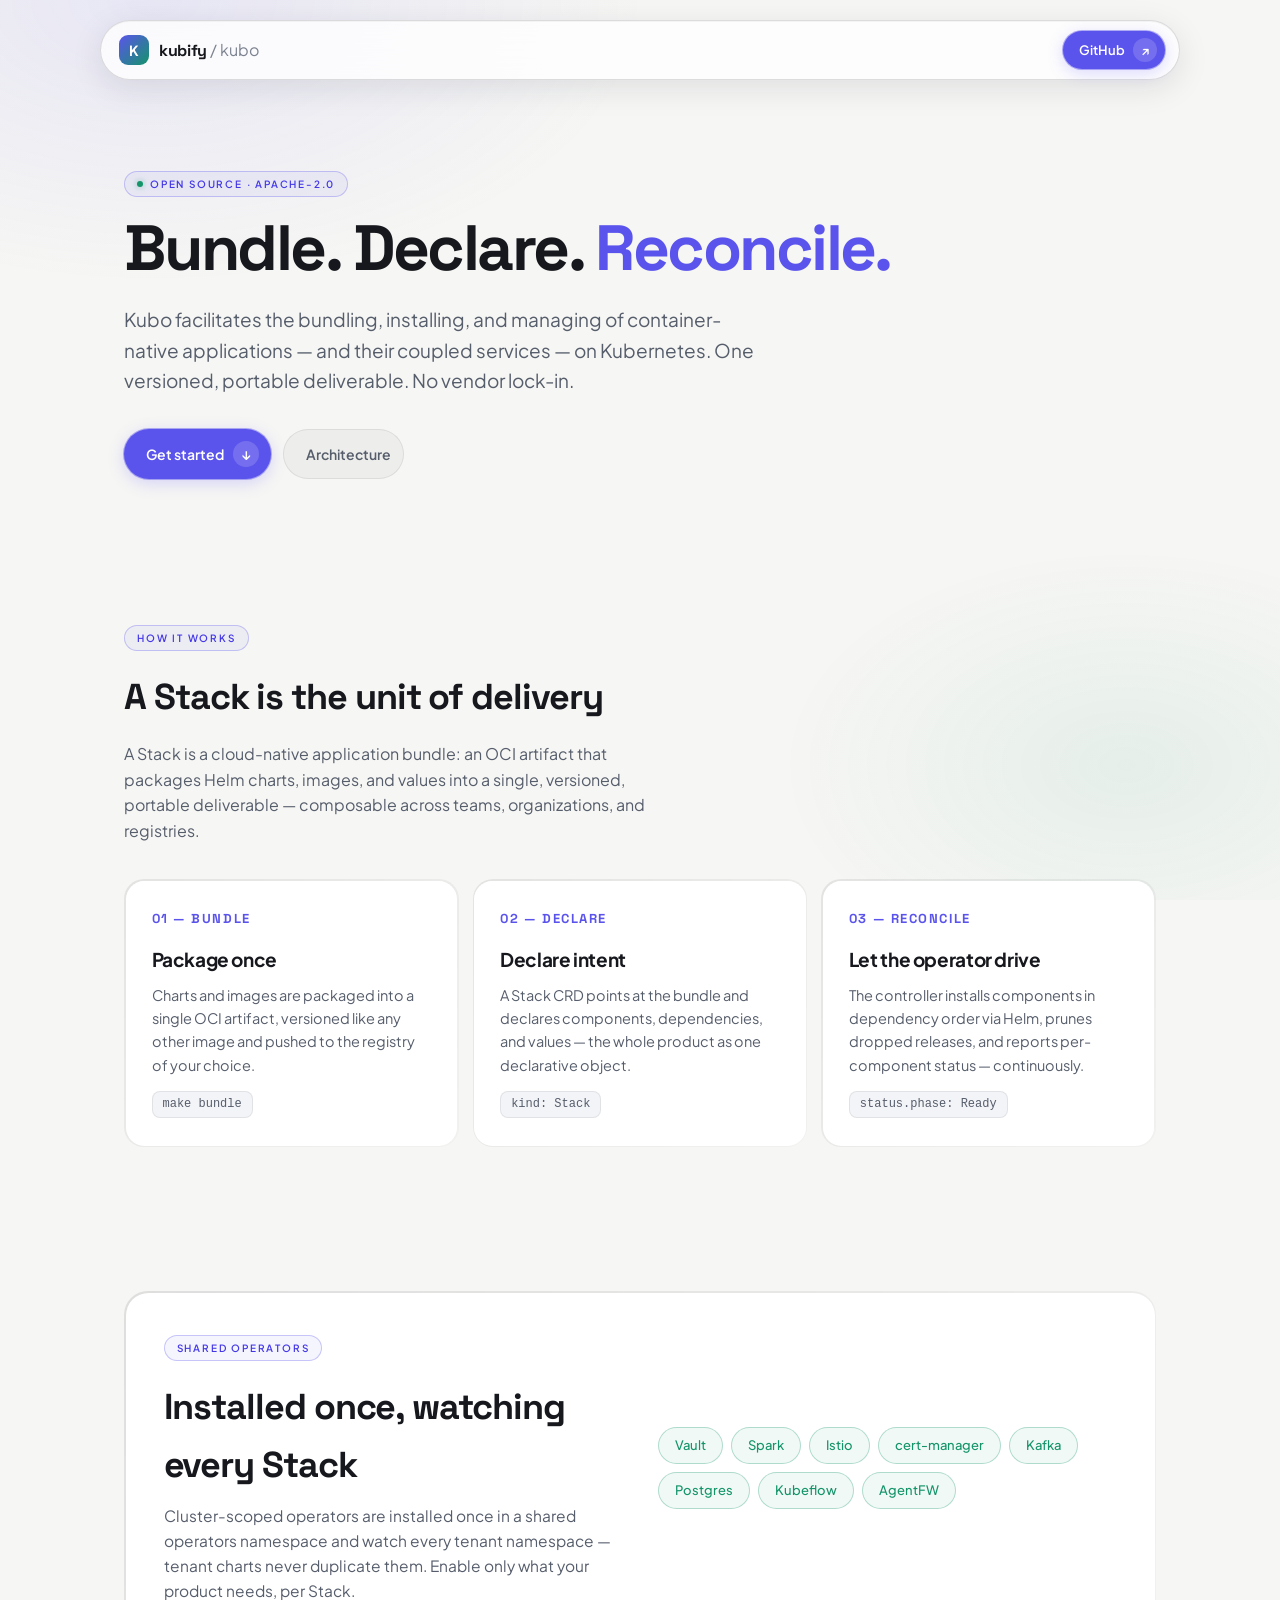
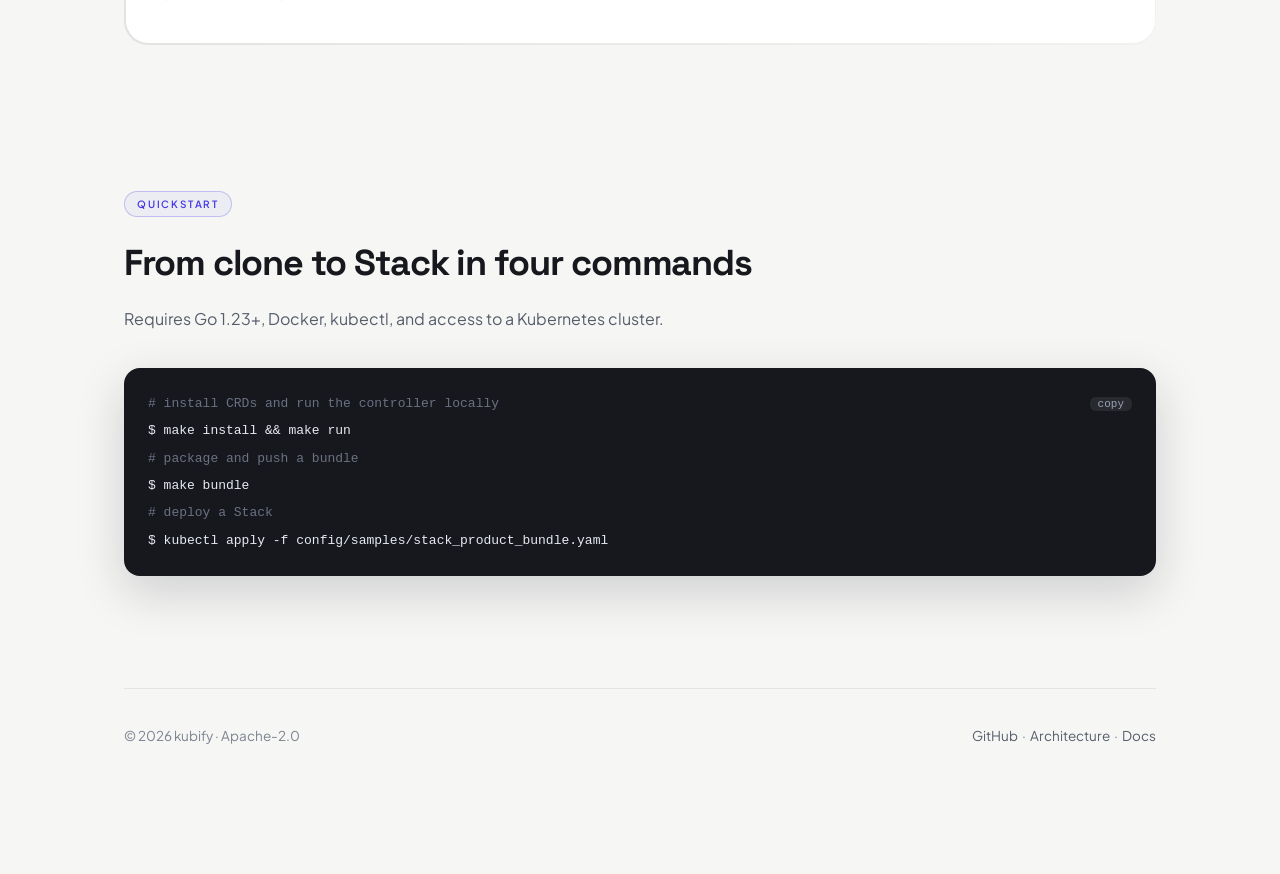
<file: website/index.html>
<!doctype html>
<html lang="en">
<head>
<meta charset="utf-8">
<meta name="viewport" content="width=device-width, initial-scale=1">
<title>kubify · Kubo — bundle, declare, reconcile</title>
<meta name="description" content="Kubo facilitates the bundling, installing, and managing of container-native applications — and their coupled services — on Kubernetes.">
<link rel="preconnect" href="https://fonts.googleapis.com">
<link rel="preconnect" href="https://fonts.gstatic.com" crossorigin>
<link href="https://fonts.googleapis.com/css2?family=Plus+Jakarta+Sans:wght@300;400;500;600;700&family=Space+Grotesk:wght@500;600;700&display=swap" rel="stylesheet">
<style>
  :root {
    --bg:       #f6f6f4;
    --surface:  #ffffff;
    --border:   rgba(15,18,25,0.08);
    --border-hi:rgba(15,18,25,0.14);
    --text:     #16181d;
    --muted:    #7c8290;
    --muted2:   #565d6b;
    --accent:   #5b54ec;
    --accent2:  #4438e6;
    --ok:       #14946a;
  }
  * { box-sizing: border-box; margin: 0; padding: 0; }
  body {
    background: var(--bg); color: var(--text);
    font-family: 'Plus Jakarta Sans', system-ui, sans-serif;
    font-size: 16px; line-height: 1.6;
    min-height: 100dvh;
  }
  body::before {
    content: ''; position: fixed; inset: 0; pointer-events: none; z-index: 0;
    background:
      radial-gradient(ellipse 55% 45% at 12% 0%, rgba(108,99,255,0.10) 0%, transparent 70%),
      radial-gradient(ellipse 45% 40% at 88% 85%, rgba(20,148,106,0.07) 0%, transparent 60%);
  }
  nav {
    position: sticky; top: 0; z-index: 100;
    display: flex; align-items: center; justify-content: space-between;
    max-width: 1080px; margin: 20px auto 0;
    padding: 10px 14px 10px 18px;
    background: rgba(255,255,255,0.78);
    backdrop-filter: blur(20px); -webkit-backdrop-filter: blur(20px);
    border: 1px solid var(--border-hi);
    border-radius: 9999px;
    box-shadow: 0 1px 0 rgba(15,18,25,0.035) inset, 0 8px 32px rgba(22,26,45,0.10);
  }
  .brand { display: flex; align-items: center; gap: 10px; }
  .logo {
    width: 30px; height: 30px; border-radius: 9px;
    background: linear-gradient(135deg, var(--accent) 0%, var(--ok) 100%);
    display: flex; align-items: center; justify-content: center;
    color: #fff; font-weight: 700; font-size: 14px;
  }
  .brand b { font-family: 'Space Grotesk', sans-serif; font-size: 16px; letter-spacing: -0.02em; }
  .brand span { color: var(--muted); font-weight: 400; }
  nav a.cta {
    display: inline-flex; align-items: center; gap: 8px;
    padding: 7px 8px 7px 16px; border-radius: 9999px;
    background: var(--accent); color: #fff; text-decoration: none;
    font-size: 13px; font-weight: 600;
    box-shadow: 0 0 0 1px rgba(91,84,236,0.45), 0 4px 16px rgba(108,99,255,0.25);
    transition: all 500ms cubic-bezier(0.32,0.72,0,1);
  }
  nav a.cta:hover { background: var(--accent2); transform: translateY(-1px); }
  nav a.cta .ic {
    width: 24px; height: 24px; border-radius: 9999px;
    background: rgba(255,255,255,0.16);
    display: flex; align-items: center; justify-content: center; font-size: 13px;
  }
  main { position: relative; z-index: 1; max-width: 1080px; margin: 0 auto; padding: 0 24px 80px; }

  .eyebrow {
    display: inline-flex; align-items: center; gap: 7px;
    padding: 4px 12px; border-radius: 9999px;
    border: 1px solid rgba(91,84,236,0.3); background: rgba(91,84,236,0.06);
    font-size: 10px; font-weight: 600; letter-spacing: 0.18em;
    text-transform: uppercase; color: var(--accent2); margin-bottom: 18px;
  }
  .eyebrow .dot { width: 6px; height: 6px; border-radius: 50%; background: var(--ok); box-shadow: 0 0 6px rgba(20,148,106,0.5); }

  header { padding: 88px 0 72px; animation: fadeUp 800ms cubic-bezier(0.32,0.72,0,1) both; }
  header h1 {
    font-family: 'Space Grotesk', sans-serif;
    font-size: clamp(38px, 6vw, 64px);
    font-weight: 700; letter-spacing: -0.04em; line-height: 1.05;
    max-width: 820px;
  }
  header h1 em { font-style: normal; color: var(--accent); }
  header p.lead { margin-top: 22px; font-size: 19px; color: var(--muted2); max-width: 640px; }
  .hero-ctas { display: flex; gap: 12px; margin-top: 34px; flex-wrap: wrap; }
  .btn {
    display: inline-flex; align-items: center; gap: 9px;
    padding: 12px 12px 12px 22px; border-radius: 9999px;
    font-family: inherit; font-size: 14px; font-weight: 600;
    cursor: pointer; text-decoration: none;
    transition: all 500ms cubic-bezier(0.32,0.72,0,1);
  }
  .btn.primary { background: var(--accent); color: #fff; border: 0;
    box-shadow: 0 0 0 1px rgba(91,84,236,0.45), 0 4px 16px rgba(108,99,255,0.25); }
  .btn.primary:hover { background: var(--accent2); transform: translateY(-1px); }
  .btn.ghost { background: rgba(15,18,25,0.035); color: var(--muted2); border: 1px solid var(--border); }
  .btn.ghost:hover { background: rgba(15,18,25,0.06); color: var(--text); }

  section { padding: 72px 0; }
  section h2 {
    font-family: 'Space Grotesk', sans-serif;
    font-size: clamp(26px, 3.4vw, 36px); letter-spacing: -0.03em; margin-bottom: 14px;
  }
  section p.sub { color: var(--muted2); max-width: 560px; margin-bottom: 36px; }

  .steps { display: grid; grid-template-columns: repeat(3, 1fr); gap: 14px; }
  .step {
    padding: 1.5px; border-radius: 20px;
    background: linear-gradient(135deg, rgba(15,18,25,0.08) 0%, rgba(15,18,25,0.02) 100%);
    animation: fadeUp 800ms cubic-bezier(0.32,0.72,0,1) both;
  }
  .step:nth-child(2) { animation-delay: 100ms; }
  .step:nth-child(3) { animation-delay: 200ms; }
  .step-inner {
    border-radius: calc(20px - 1.5px); background: var(--surface);
    box-shadow: inset 0 1px 0 rgba(255,255,255,0.6);
    padding: 28px 26px; height: 100%;
  }
  .step .num {
    font-family: 'Space Grotesk', sans-serif;
    font-size: 13px; font-weight: 700; color: var(--accent);
    letter-spacing: 0.12em; margin-bottom: 14px;
  }
  .step h3 { font-size: 19px; letter-spacing: -0.02em; margin-bottom: 10px; }
  .step p { font-size: 14.5px; color: var(--muted2); }
  .step code {
    display: inline-block; margin-top: 14px; padding: 3px 10px;
    background: #f3f4f7; border: 1px solid var(--border); border-radius: 8px;
    font-family: 'SF Mono', 'Fira Code', monospace; font-size: 12px; color: var(--muted2);
  }

  .operators {
    padding: 1.5px; border-radius: 24px;
    background: linear-gradient(135deg, rgba(15,18,25,0.10) 0%, rgba(15,18,25,0.02) 100%);
  }
  .operators-inner {
    border-radius: calc(24px - 1.5px); background: var(--surface);
    padding: 40px 38px;
    display: grid; grid-template-columns: 1fr 1fr; gap: 36px; align-items: center;
  }
  .operators h2 { margin-bottom: 10px; }
  .operators p { color: var(--muted2); font-size: 15.5px; }
  .op-list { display: flex; flex-wrap: wrap; gap: 8px; }
  .op-chip {
    padding: 7px 16px; border-radius: 9999px; font-size: 13px; font-weight: 500;
    border: 1px solid rgba(20,148,106,0.3); background: rgba(20,148,106,0.06); color: var(--ok);
  }

  .term {
    background: #16181d; border-radius: 16px; padding: 22px 24px;
    font-family: 'SF Mono', 'Fira Code', monospace; font-size: 13px; line-height: 2.1;
    box-shadow: 0 16px 48px rgba(22,26,45,0.18);
  }
  .term .c { color: #6a7183; user-select: none; }
  .term .ln { color: #e8eaf2; display: flex; gap: 14px; align-items: baseline; }
  .term .cp {
    margin-left: auto; background: rgba(255,255,255,0.08); color: #9aa2b5;
    border: 0; border-radius: 6px; padding: 1px 8px; font-size: 11px;
    font-family: inherit; cursor: pointer;
  }
  .term .cp:hover { color: #fff; background: rgba(255,255,255,0.15); }

  footer {
    border-top: 1px solid var(--border);
    padding: 36px 0 48px; margin-top: 40px;
    display: flex; justify-content: space-between; gap: 16px; flex-wrap: wrap;
    color: var(--muted); font-size: 13.5px;
  }
  footer a { color: var(--muted2); text-decoration: none; }
  footer a:hover { color: var(--accent); }

  @media (max-width: 820px) {
    .steps { grid-template-columns: 1fr; }
    .operators-inner { grid-template-columns: 1fr; padding: 30px 24px; }
    header { padding: 56px 0 48px; }
    nav { margin: 12px 14px 0; border-radius: 18px; }
  }
  @keyframes fadeUp { from { opacity: 0; transform: translateY(20px); } to { opacity: 1; transform: translateY(0); } }
  @media (prefers-reduced-motion: reduce) { * { animation: none !important; transition: none !important; } }
</style>
</head>
<body>

<nav>
  <div class="brand">
    <div class="logo">K</div>
    <div><b>kubify</b> <span>/ kubo</span></div>
  </div>
  <a class="cta" href="https://github.com/einyx/kubo">GitHub <span class="ic">↗</span></a>
</nav>

<main>
  <header>
    <div class="eyebrow"><span class="dot"></span>Open source · Apache-2.0</div>
    <h1>Bundle. Declare. <em>Reconcile.</em></h1>
    <p class="lead">Kubo facilitates the bundling, installing, and managing of container-native
       applications — and their coupled services — on Kubernetes. One versioned, portable
       deliverable. No vendor lock-in.</p>
    <div class="hero-ctas">
      <a class="btn primary" href="#quickstart">Get started <span style="width:26px;height:26px;border-radius:9999px;background:rgba(255,255,255,0.16);display:inline-flex;align-items:center;justify-content:center">↓</span></a>
      <a class="btn ghost" href="architecture.html">Architecture</a>
    </div>
  </header>

  <section id="how">
    <div class="eyebrow">How it works</div>
    <h2>A Stack is the unit of delivery</h2>
    <p class="sub">A Stack is a cloud-native application bundle: an OCI artifact that packages
       Helm charts, images, and values into a single, versioned, portable deliverable — composable
       across teams, organizations, and registries.</p>
    <div class="steps">
      <div class="step"><div class="step-inner">
        <div class="num">01 — BUNDLE</div>
        <h3>Package once</h3>
        <p>Charts and images are packaged into a single OCI artifact, versioned like any other
           image and pushed to the registry of your choice.</p>
        <code>make bundle</code>
      </div></div>
      <div class="step"><div class="step-inner">
        <div class="num">02 — DECLARE</div>
        <h3>Declare intent</h3>
        <p>A Stack CRD points at the bundle and declares components, dependencies, and values —
           the whole product as one declarative object.</p>
        <code>kind: Stack</code>
      </div></div>
      <div class="step"><div class="step-inner">
        <div class="num">03 — RECONCILE</div>
        <h3>Let the operator drive</h3>
        <p>The controller installs components in dependency order via Helm, prunes dropped
           releases, and reports per-component status — continuously.</p>
        <code>status.phase: Ready</code>
      </div></div>
    </div>
  </section>

  <section id="operators">
    <div class="operators"><div class="operators-inner">
      <div>
        <div class="eyebrow">Shared operators</div>
        <h2>Installed once, watching every Stack</h2>
        <p>Cluster-scoped operators are installed once in a shared operators namespace and watch
           every tenant namespace — tenant charts never duplicate them. Enable only what your
           product needs, per Stack.</p>
      </div>
      <div class="op-list">
        <span class="op-chip">Vault</span>
        <span class="op-chip">Spark</span>
        <span class="op-chip">Istio</span>
        <span class="op-chip">cert-manager</span>
        <span class="op-chip">Kafka</span>
        <span class="op-chip">Postgres</span>
        <span class="op-chip">Kubeflow</span>
        <span class="op-chip">AgentFW</span>
      </div>
    </div></div>
  </section>

  <section id="quickstart">
    <div class="eyebrow">Quickstart</div>
    <h2>From clone to Stack in four commands</h2>
    <p class="sub">Requires Go 1.23+, Docker, kubectl, and access to a Kubernetes cluster.</p>
    <div class="term">
      <div class="ln"><span class="c"># install CRDs and run the controller locally</span><button class="cp" onclick="copyLines(this, 0)">copy</button></div>
      <div class="ln"><span>$ make install &amp;&amp; make run</span></div>
      <div class="ln"><span class="c"># package and push a bundle</span></div>
      <div class="ln"><span>$ make bundle</span></div>
      <div class="ln"><span class="c"># deploy a Stack</span></div>
      <div class="ln"><span>$ kubectl apply -f config/samples/stack_product_bundle.yaml</span></div>
    </div>
  </section>

  <footer>
    <div>© 2026 kubify · Apache-2.0</div>
    <div>
      <a href="https://github.com/einyx/kubo">GitHub</a> &nbsp;·&nbsp;
      <a href="architecture.html">Architecture</a> &nbsp;·&nbsp;
      <a href="https://github.com/einyx/kubo/blob/main/docs/architecture.md">Docs</a>
    </div>
  </footer>
</main>

<script>
const LINES = [
  'make install && make run',
  'make bundle',
  'kubectl apply -f config/samples/stack_product_bundle.yaml',
];
function copyLines(btn, i) {
  navigator.clipboard.writeText(LINES[i]).then(() => {
    btn.textContent = 'copied';
    setTimeout(() => btn.textContent = 'copy', 1500);
  });
}
</script>
</body>
</html>
</file>
